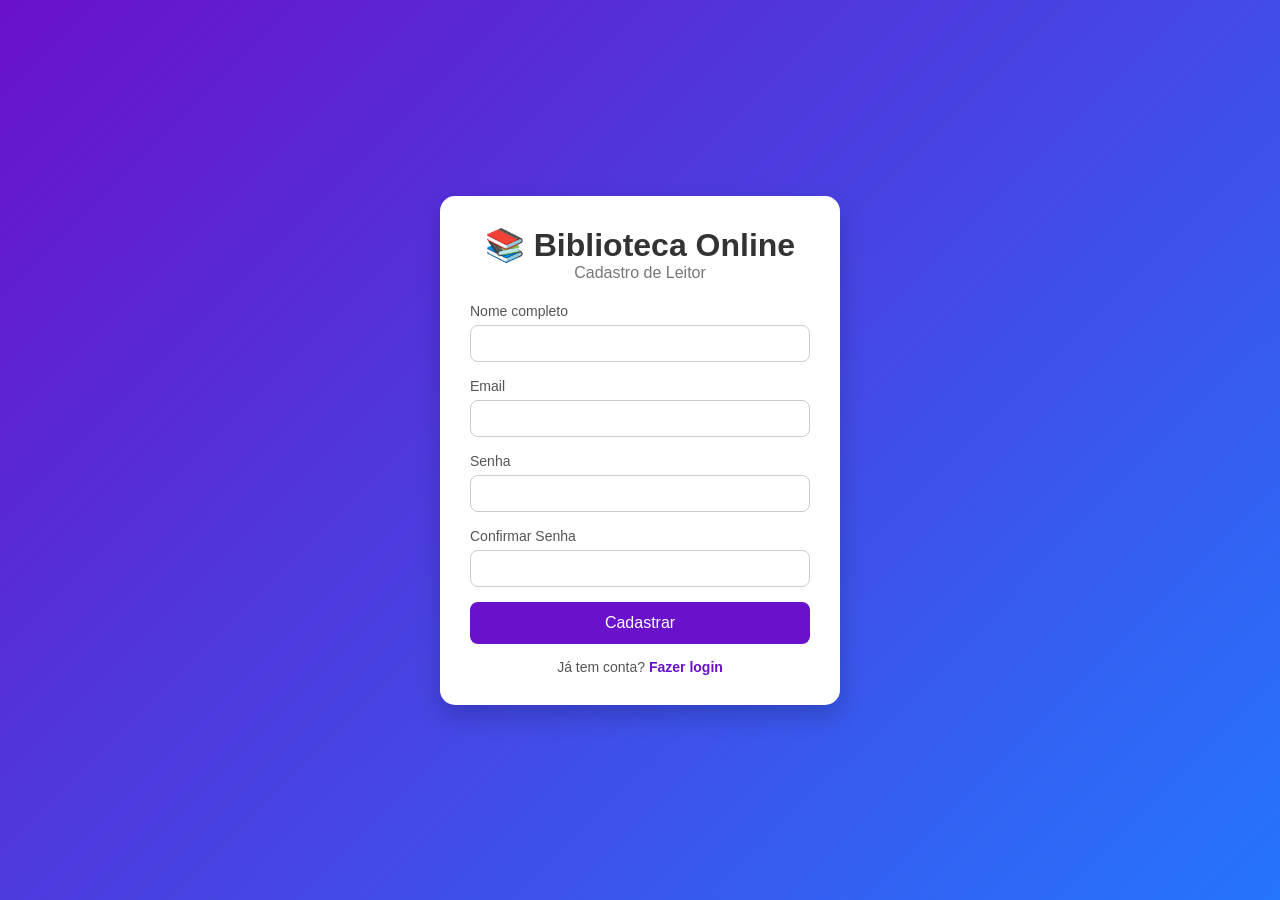
<file: index.html>
<!DOCTYPE html>
<html lang="pt-br">
<head>
  <meta charset="UTF-8">
  <meta name="viewport" content="width=device-width, initial-scale=1.0">
  <title>Cadastro - Biblioteca Online</title>
  <link rel="stylesheet" href="style.css">
</head>
<body>
  <div class="container">
    <div class="card">
      <h1>📚 Biblioteca Online</h1>
      <p class="subtitle">Cadastro de Leitor</p>

      <form id="formCadastro">
        <div class="input-group">
          <label>Nome completo</label>
          <input type="text" id="nome">
        </div>

        <div class="input-group">
          <label>Email</label>
          <input type="email" id="email">
        </div>

        <div class="input-group">
          <label>Senha</label>
          <input type="password" id="senha">
        </div>

        <div class="input-group">
          <label>Confirmar Senha</label>
          <input type="password" id="confirmar">
        </div>

        <button type="button" onclick="cadastrar()">Cadastrar</button>
        <p id="mensagem"></p>
      </form>

      <p class="link-baixo">
        Já tem conta? <a href="login.html">Fazer login</a>
      </p>
    </div>
  </div>

  <script src="script.js"></script>
</body>
</html>
</file>
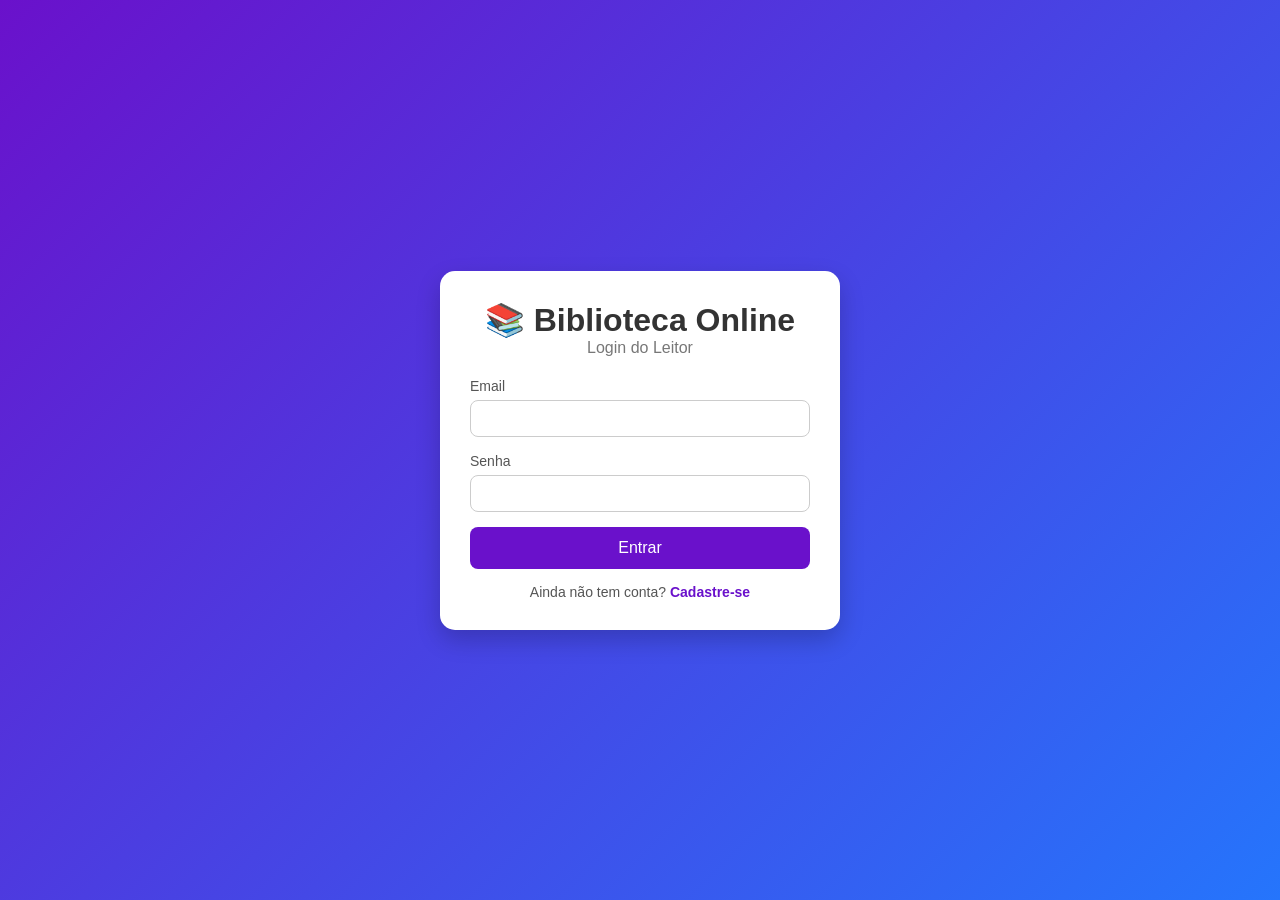
<file: login.html>
<!DOCTYPE html>
<html lang="pt-br">
<head>
  <meta charset="UTF-8">
  <meta name="viewport" content="width=device-width, initial-scale=1.0">
  <title>Login - Biblioteca Online</title>
  <link rel="stylesheet" href="style.css">
</head>
<body>
  <div class="container">
    <div class="card">
      <h1>📚 Biblioteca Online</h1>
      <p class="subtitle">Login do Leitor</p>

      <form id="formLogin">
        <div class="input-group">
          <label>Email</label>
          <input type="email" id="loginEmail">
        </div>

        <div class="input-group">
          <label>Senha</label>
          <input type="password" id="loginSenha">
        </div>

        <button type="button" onclick="login()">Entrar</button>
        <p id="mensagemLogin"></p>
      </form>

      <p class="link-baixo">
        Ainda não tem conta? <a href="index.html">Cadastre-se</a>
      </p>
    </div>
  </div>

  <script src="script.js"></script>
</body>
</html>
</file>
<file: style.css>
* {
  margin: 0;
  padding: 0;
  box-sizing: border-box;
  font-family: Arial, sans-serif;
}

body {
  background: linear-gradient(135deg, #6a11cb, #2575fc);
  min-height: 100vh;
  display: flex;
  align-items: center;
  justify-content: center;
}

.container {
  width: 100%;
  padding: 20px;
}

.card {
  background: white;
  max-width: 400px;
  margin: auto;
  padding: 30px;
  border-radius: 15px;
  box-shadow: 0 10px 25px rgba(0, 0, 0, 0.2);
  animation: fadeIn 0.5s ease;
}

h1 {
  text-align: center;
  color: #333;
}

.subtitle {
  text-align: center;
  margin-bottom: 20px;
  color: #777;
}

.input-group {
  margin-bottom: 15px;
}

.input-group label {
  font-size: 14px;
  color: #555;
}

.input-group input {
  width: 100%;
  padding: 10px;
  border-radius: 8px;
  border: 1px solid #ccc;
  margin-top: 5px;
  transition: 0.3s;
}

.input-group input:focus {
  border-color: #6a11cb;
  outline: none;
}

input.erro {
  border: 2px solid red;
}

input.sucesso {
  border: 2px solid green;
}

button {
  width: 100%;
  padding: 12px;
  background: #6a11cb;
  border: none;
  border-radius: 8px;
  color: white;
  font-size: 16px;
  cursor: pointer;
  transition: 0.3s;
}

button:hover {
  background: #2575fc;
  transform: scale(1.03);
}

#mensagem,
#mensagemLogin {
  text-align: center;
  margin-top: 15px;
  font-weight: bold;
}

.erro-msg {
  color: red;
}

.sucesso-msg {
  color: green;
}

.link-baixo {
  text-align: center;
  margin-top: 15px;
  font-size: 14px;
  color: #555;
}

.link-baixo a {
  color: #6a11cb;
  text-decoration: none;
  font-weight: bold;
}

.link-baixo a:hover {
  text-decoration: underline;
}

@keyframes fadeIn {
  from {
    opacity: 0;
    transform: translateY(10px);
  }
  to {
    opacity: 1;
    transform: translateY(0);
  }
}

@media (max-width: 480px) {
  .card {
    padding: 20px;
  }
  h1 {
    font-size: 20px;
  }
}
</file>
